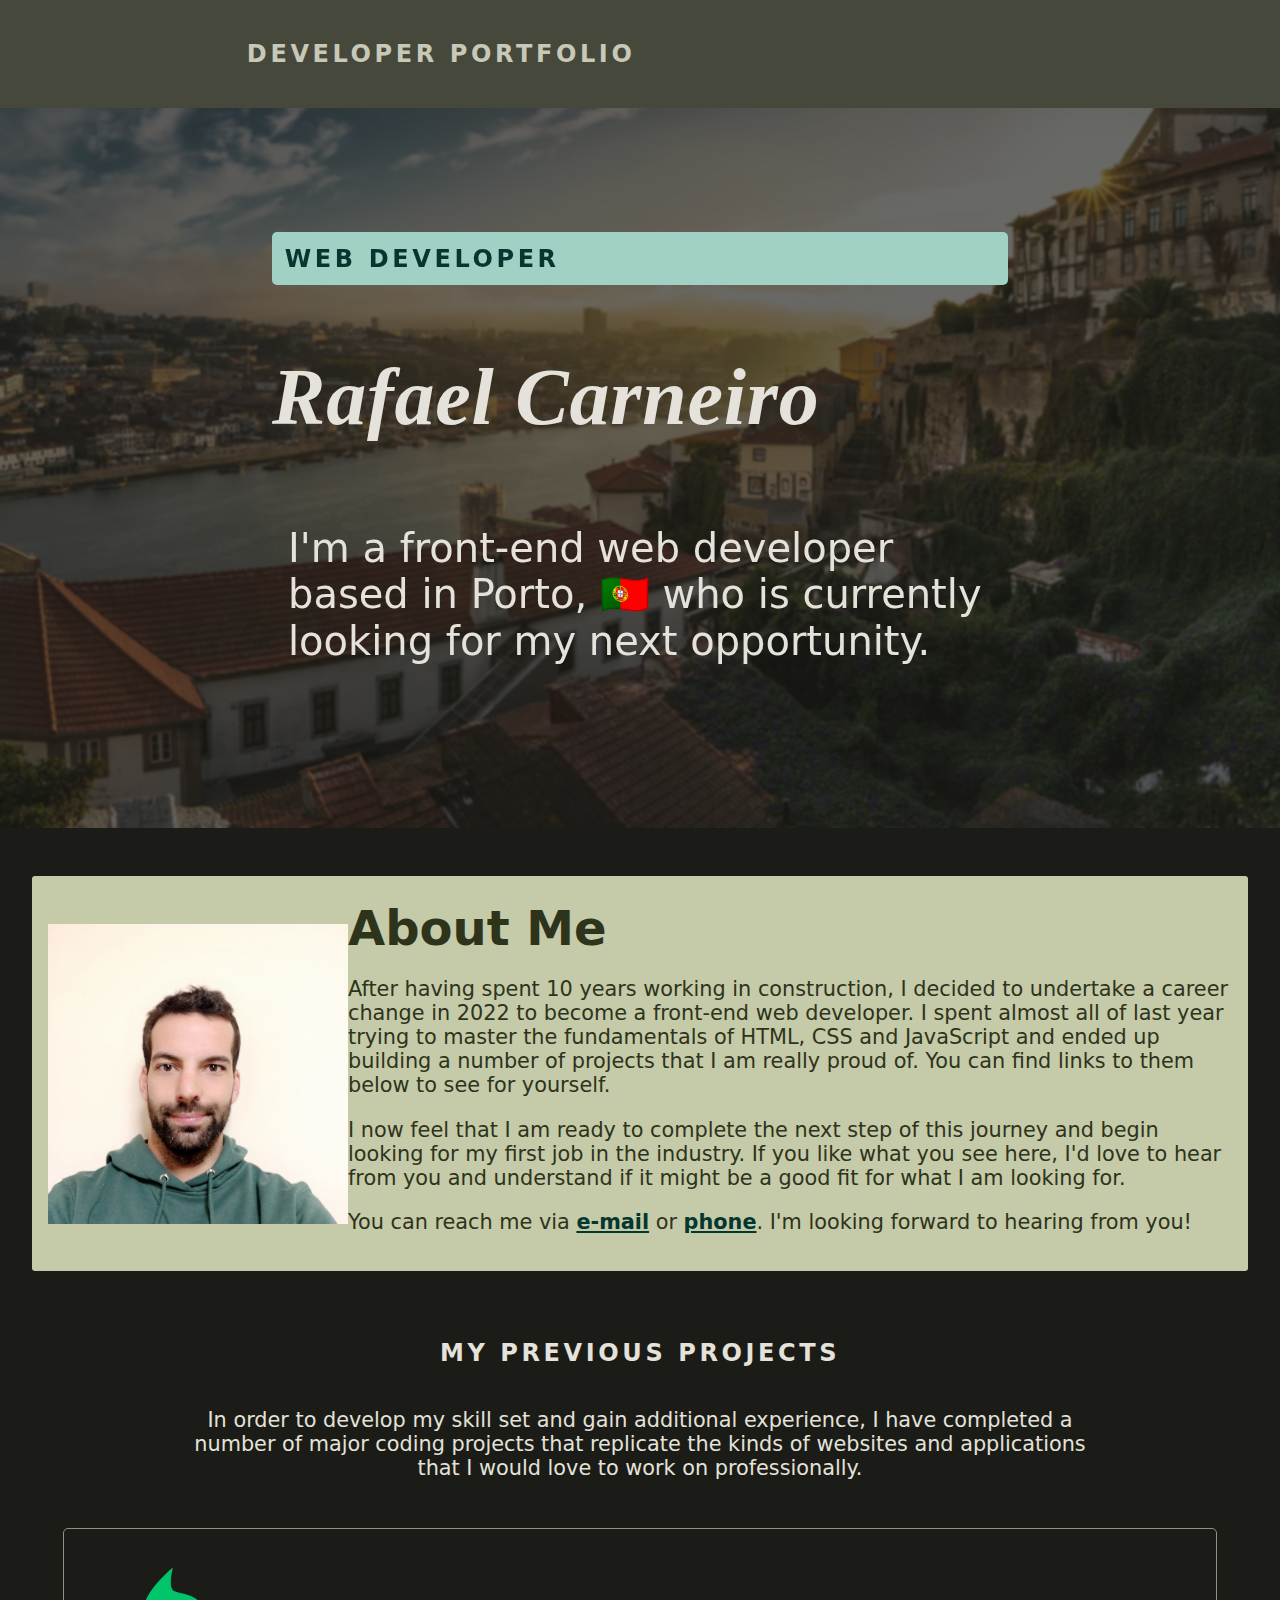
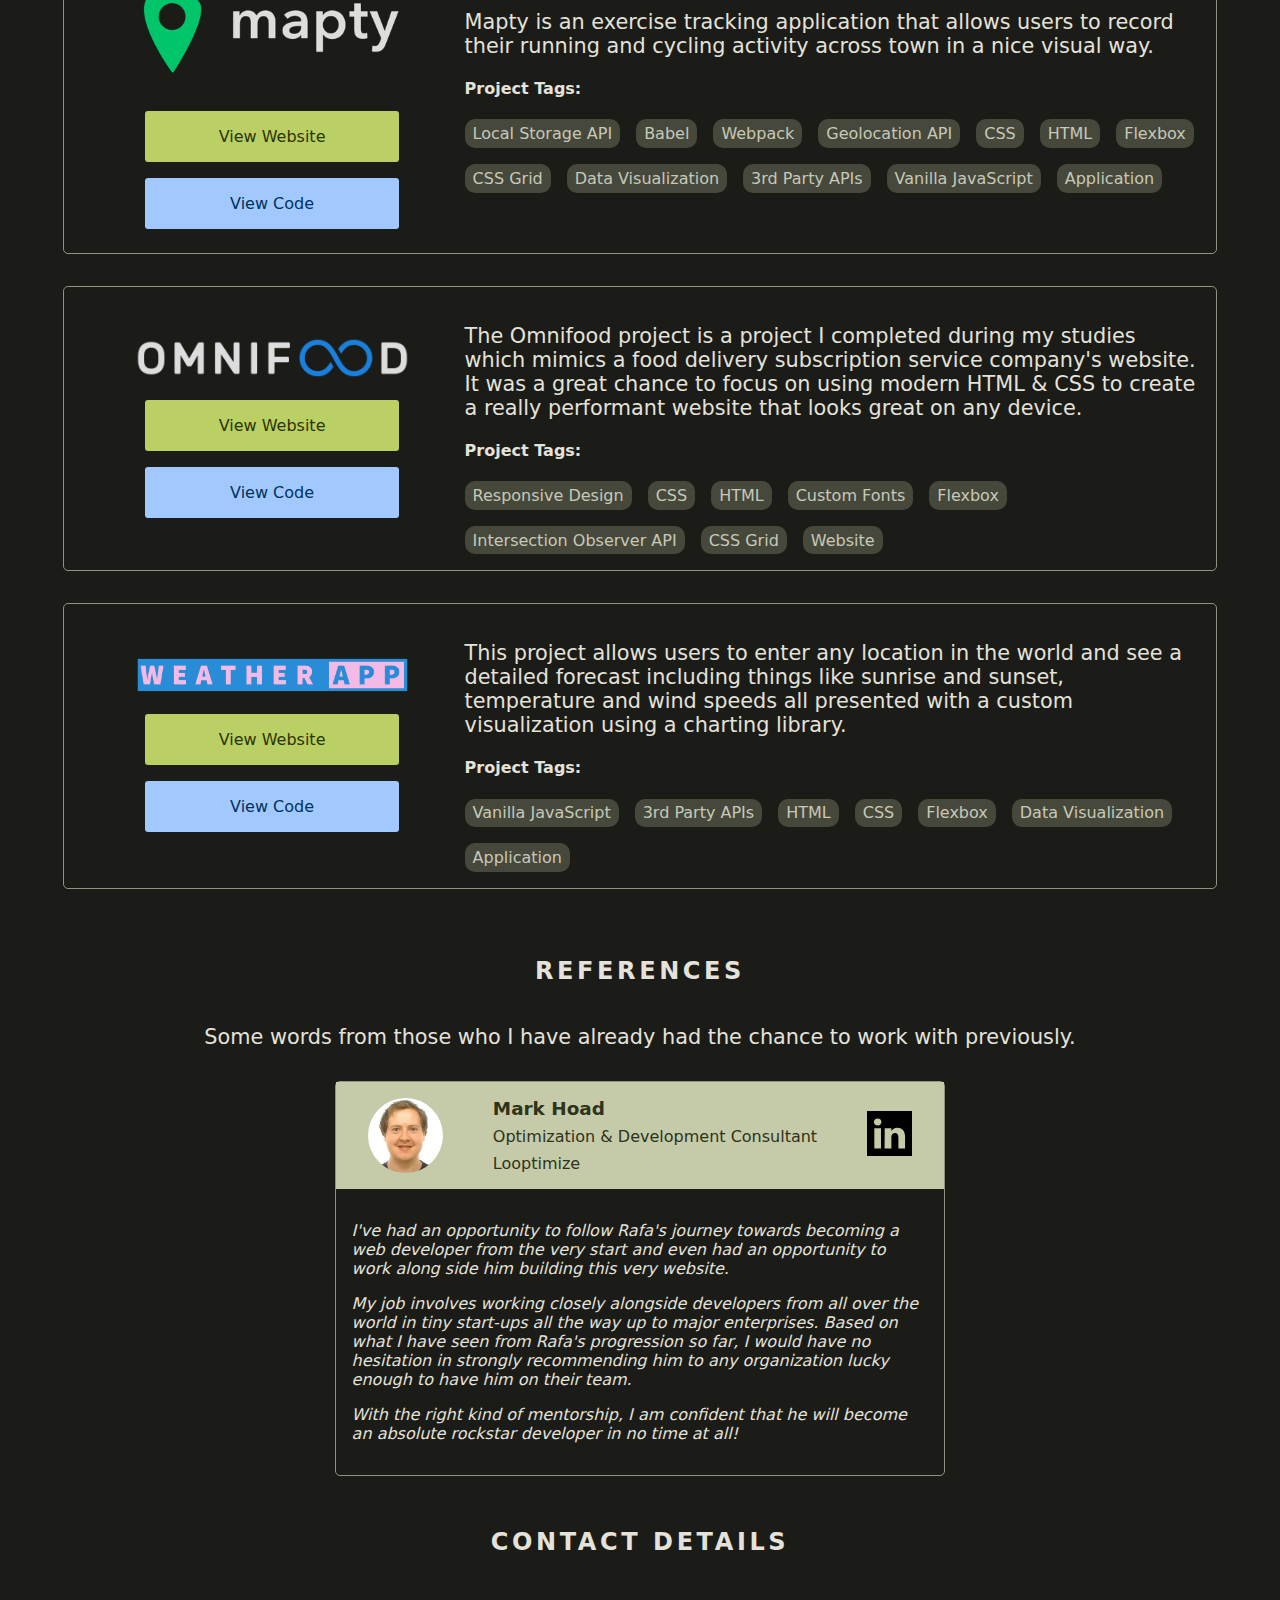
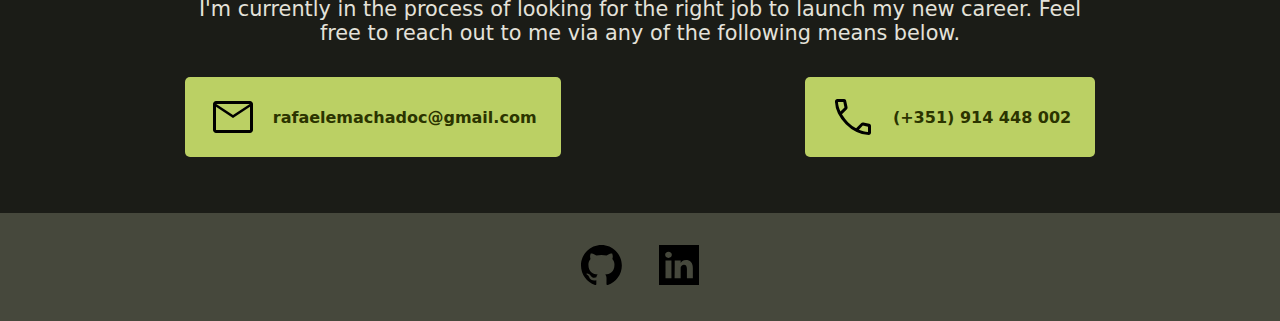
<file: index.html>
<!DOCTYPE html>
<html lang="en">
<head>
    <meta charset="UTF-8">
    <meta http-equiv="X-UA-Compatible" content="IE=edge">
    <meta name="viewport" content="width=device-width, initial-scale=1.0">
    <link href="assets/css/index.css" rel="stylesheet" />
    <title>Rafael Carneiro: Front End Web Developer Portfolio - Porto, Portugal</title>

    <!-- This tag means that search engines won't ever try to show this page in their results. -->
    <meta name="robots" content="noindex">
</head>
<body class="surface-1 body-typography pancake-stack" data-theme="dark">
  <header>
    <section class="top-bar surface-5">
      <p class="display-small-typography">Developer Portfolio</p>
      <theme-toggle></theme-toggle>
    </section>
  </header>
  <main>
    <section class="hero-section">
      <div class="hero-overlay content-center">
        <div class="hero-content">
          <h1 class="display-small-typography surface-4">
            Web Developer
          </h1>
          <h2 class="display-large">
            <em>Rafael Carneiro</em>
          </h2>
          <p>
            I'm a front-end web developer based in Porto, 🇵🇹 who is currently looking for my next opportunity.
          </p>
        </div>
      </div>
    </section>
    <section class="container about-section surface-3">
      <img src="assets/images/rafa-carneiro.jpeg" alt="Rafael Carneiro" height="300" width="300">
      <div class="about-section-text">
        <h4>About Me</h4>
        <p class="prose">
          After having spent 10 years working in construction, I decided to undertake a career change in 2022 to become a front-end web developer. 
          I spent almost all of last year trying to master the fundamentals of HTML, CSS and JavaScript and ended up building a number of projects 
          that I am really proud of. You can find links to them below to see for yourself.
        </p>
        <p class="prose">
          I now feel that I am ready to complete the next step of this journey and begin looking for my first job in the industry. If you like what 
          you see here, I'd love to hear from you and understand if it might be a good fit for what I am looking for.
        </p>
        <p class="prose">
          You can reach me via <a href="mailto:rafaelemachadoc+portfolio@gmail.com" target="_blank" title="rafaelemachadoc@gmail.com">e-mail</a> or <a href="tel:+351914448002" title="+351 914 448 002">phone</a>. 
          I'm looking forward to hearing from you!
        </p>
      </div>
    </section>
    <section class="container projects-section">
      <h2 class="display-small-typography">
        My Previous Projects
      </h2>
      <p class="light-typography prose margin-bottom">
        In order to develop my skill set and gain additional experience, I have completed a number of major coding projects that replicate the kinds of websites and applications that I would love to work on professionally.
      </p>

      <article class="project-card outline">
        <div class="project-links">
          <img src="./assets/images/mapty-logo.png" data-invert="on-light" height="150" width="366">
          <a href="https://rafaelc199.github.io/mapty/" class="surface-2 button" target="_blank">View Website</a>
          <a href="https://github.com/rafaelc199/mapty" class="surface-6 button" target="_blank">View Code</a>
        </div>
        <div class="project-description">
          <p class="prose">
            Mapty is an exercise tracking application that allows users to record their running and cycling activity across town in a 
            nice visual way.  
          </p>
          <h4>Project Tags:</h4>
          <div class="project-tags">
            <div class="tag">
              Local Storage API
            </div>
            <div class="tag">
              Babel
            </div>
            <div class="tag">
              Webpack
            </div>
            <div class="tag">
              Geolocation API
            </div>
            <div class="tag">
              CSS
            </div>
            <div class="tag">
              HTML
            </div>
            <div class="tag">
              Flexbox
            </div>
            <div class="tag">
              CSS Grid
            </div>
            <div class="tag">
              Data Visualization
            </div>
            <div class="tag">
              3rd Party APIs
            </div>
            <div class="tag">
              Vanilla JavaScript
            </div>
            <div class="tag">
              Application
            </div>
          </div>
        </div>
      </article>
      <article class="project-card outline">
        <div class="project-links">
          <img src="./assets/images/omnifood-logo.png" data-invert="on-dark" height="52" width="385">
          <a href="https://rafaelc199.github.io/Rafael-food-poject/" class="surface-2 button" target="_blank">View Website</a>
          <a href="https://github.com/rafaelc199/Rafael-food-poject" class="surface-6 button" target="_blank">View Code</a>
        </div>
        <div class="project-description">
          <p class="prose">
            The Omnifood project is a project I completed during my studies which mimics a food delivery subscription service company's website. It was a great chance to focus on using modern HTML &amp; CSS to create a really 
            performant website that looks great on any device. 
          </p>
          <h4>Project Tags:</h4>
          <div class="project-tags">
            <div class="tag">
              Responsive Design
            </div>
            <div class="tag">
              CSS
            </div>
            <div class="tag">
              HTML
            </div>
            <div class="tag">
              Custom Fonts
            </div>
            <div class="tag">
              Flexbox
            </div>
            <div class="tag">
              Intersection Observer API
            </div>
            <div class="tag">
              CSS Grid
            </div>
            <div class="tag">
              Website
            </div>
          </div>
        </div>
      </article>
      <article class="project-card outline">
        <div class="project-links">
          <img src="./assets/images/weather-app.jpeg" width="385" data-invert="on-light">
          <a href="https://rafaelc199.github.io/weatherapp/" class="surface-2 button" target="_blank">View Website</a>
          <a href="https://github.com/rafaelc199/weatherapp" class="surface-6 button" target="_blank">View Code</a>
        </div>
        <div class="project-description">
          <p class="prose">
            This project allows users to enter any location in the world and see a detailed forecast including things like 
            sunrise and sunset, temperature and wind speeds all presented with a custom visualization using a charting library.
          </p>
          <h4>Project Tags:</h4>
          <div class="project-tags">
            <div class="tag">
              Vanilla JavaScript
            </div>
            <div class="tag">
              3rd Party APIs
            </div>
            <div class="tag">
              HTML
            </div>
            <div class="tag">
              CSS
            </div>
            <div class="tag">
              Flexbox
            </div>
            <div class="tag">
              Data Visualization
            </div>
            <div class="tag">
              Application
            </div>
          </div>
        </div>
      </article>
    </section>
    <section class="container references-section">
      <h2 class="display-small-typography">
        References
      </h2>
      <p class="light-typography prose margin-bottom">
        Some words from those who I have already had the chance to work with previously.
      </p>
      <div class="testimonial-card outline">
        <div class="testimonial-header surface-3">
          <img src="./assets/images/mark-photo.jpeg" alt="Mark" height="75" width="75" class="testimonial-photo">
          <div class="testimonial-person">
            <div class="testimonial-name">Mark Hoad</div>
            <div class="testimonial-job">Optimization &amp; Development Consultant</div>
            <div class="testimonial-company">Looptimize</div>
          </div>
          <a href="https://www.linkedin.com/in/mhoad/" target="_blank">
            <img src="./assets/images/linkedin-logo.svg" alt="LinkedIn Logo" height="45" width="45">
          </a>
        </div>
        <div class="testimonial-body light-typography">
          <p>
            I've had an opportunity to follow Rafa's journey towards becoming a web developer from the very start and even had an opportunity to 
            work along side him building this very website.
          </p>
          <p>
            My job involves working closely alongside developers from all over the world in tiny start-ups all the way up to major enterprises. Based 
            on what I have seen from Rafa's progression so far, I would have no hesitation in strongly recommending him to any organization lucky enough 
            to have him on their team.
          </p>
          <p>
            With the right kind of mentorship, I am confident that he will become an absolute rockstar developer in no time at all!
          </p>
        </div>
      </div>
    </section>

    <section class="container contact-section">
      <h2 class="display-small-typography">
        Contact Details
      </h2>
      <p class="light-typography prose margin-bottom">
        I'm currently in the process of looking for the right job to launch my new career. Feel free to reach out to me via any of the following means below.
      </p>
      <div class="contact-methods">
        <a href="mailto:rafaelemachadoc+portfolio@gmail.com" target="_blank" class="contact-button">
          <div class="contact-card surface-2">
            <img src="./assets/images/email-icon.svg" alt="Email Icon" title="Email Me">
            rafaelemachadoc@gmail.com
          </div>
        </a>
        <a href="tel:+351914448002" class="contact-button">
          <div class="contact-card surface-2">
            <img src="./assets/images/phone-icon.svg" alt="Email Icon" title="Call Me">
            (+351) 914 448 002
          </div>
        </a>
      </div>
    </section>
  </main>
  <footer class="surface-5 content-center">
    <section class="footer-links">
      <a href="https://github.com/rafaelc199" target="_blank">
        <img src="./assets/images/github-mark.svg" alt="GitHub Logo" title="Visit My GitHub" class="social-links">
      </a>
      <a href="https://www.linkedin.com/in/rafael-carneiro-33394322a" target="_blank">
        <img src="./assets/images/linkedin-logo.svg" alt="LinkedIn Logo" title="Visit My LinkedIn" class="social-links">
      </a>
    </section>
  </footer>
  <script type="module" src="assets/js/index.js"></script>
</body>
</html>
</file>
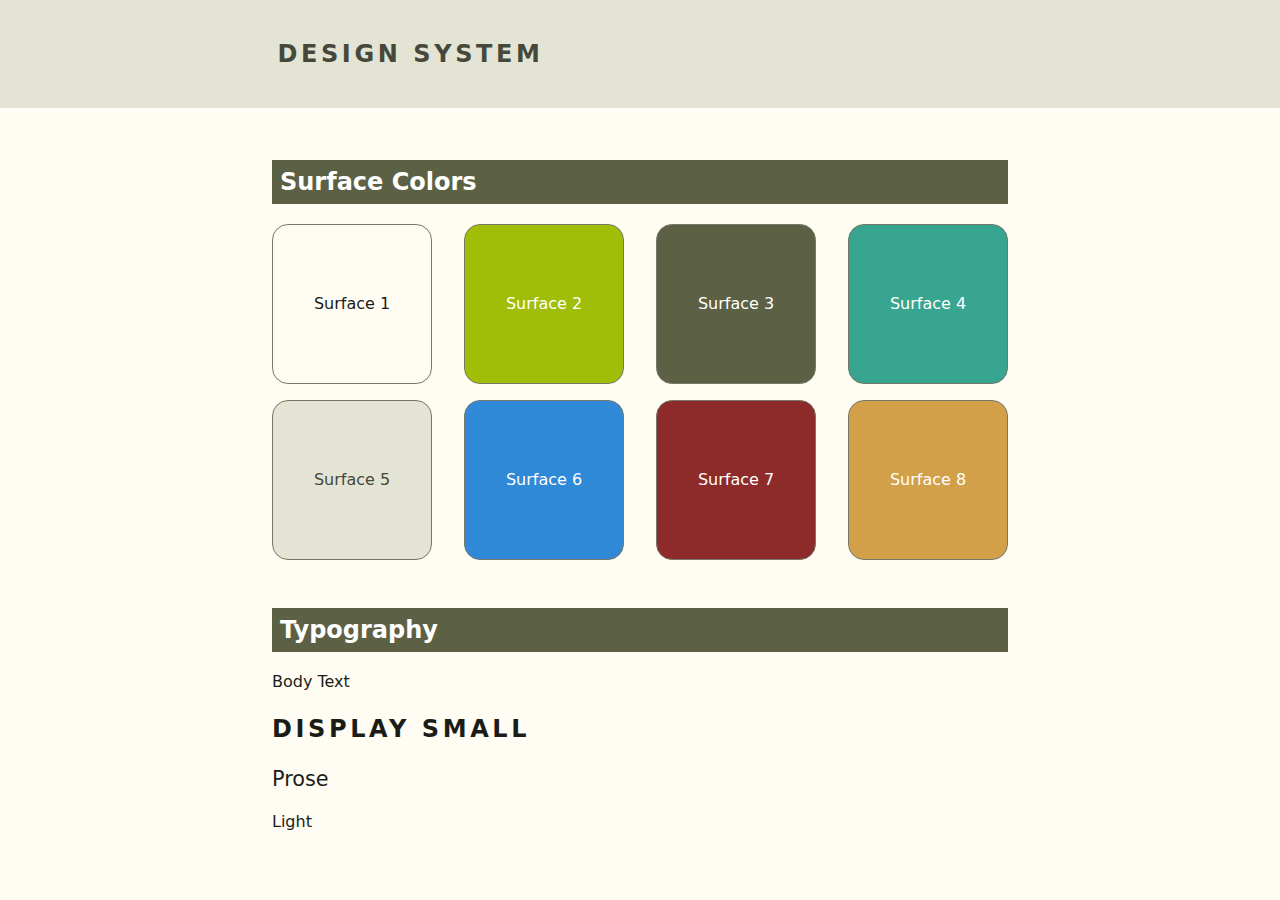
<file: design-system.html>
<!DOCTYPE html>
<html lang="en">
<head>
    <meta charset="UTF-8">
    <meta http-equiv="X-UA-Compatible" content="IE=edge">
    <meta name="viewport" content="width=device-width, initial-scale=1.0">
    <link href="assets/css/index.css" rel="stylesheet" />
    <title>Design System</title>

    <!-- This tag means that search engines won't ever try to show this page in their results. -->
    <meta name="robots" content="noindex">
</head>
<body class="surface-1 body-typography">
  <style>
    #colors {
      display: flex;
      flex-direction: row;
      gap: 1rem;
      margin: auto;
      flex-wrap: wrap;
    }

    .color-swatch {
      display: flex;
      justify-content: center;
      align-items: center;
      border-radius: 1rem;
      width: 100%;
      height: 10rem;
    }

    main {
      max-width: 50rem;
      margin: auto;
      padding: 2rem;
    }

    main h2 {
      padding: 0.5rem;
    }

    .design-system-section {
      margin-bottom: 3rem !important;
    }

    /* Style overrides for larger devices */
    @media (min-width: 400px) {
      #colors {
        justify-content: space-between;
      }

      .color-swatch {
        width: 10rem;
        
      }
    }
  </style>

  <header class="top-bar surface-5">
    <p class="display-small-typography">Design System</p>
    <theme-toggle></theme-toggle>
  </header>

  <main>
    <h2 class="surface-3">Surface Colors</h2>
    <section id="colors" class="design-system-section">
      <div class="surface-1 color-swatch outline">Surface 1</div>
      <div class="surface-2 color-swatch outline">Surface 2</div>
      <div class="surface-3 color-swatch outline">Surface 3</div>
      <div class="surface-4 color-swatch outline">Surface 4</div>
      <div class="surface-5 color-swatch outline">Surface 5</div>
      <div class="surface-6 color-swatch outline">Surface 6</div>
      <div class="surface-7 color-swatch outline">Surface 7</div>
      <div class="surface-8 color-swatch outline">Surface 8</div>
    </section>

    <h2 class="surface-3">Typography</h2>
    <p class="body-typography">Body Text</p>
    <p class="display-small-typography">Display Small</p>
    <p class="prose">Prose</p>
    <p class="light-typography">Light</p>
  </main>
  

  <script type="module" src="assets/js/index.js"></script>
</body>
</html>
</file>
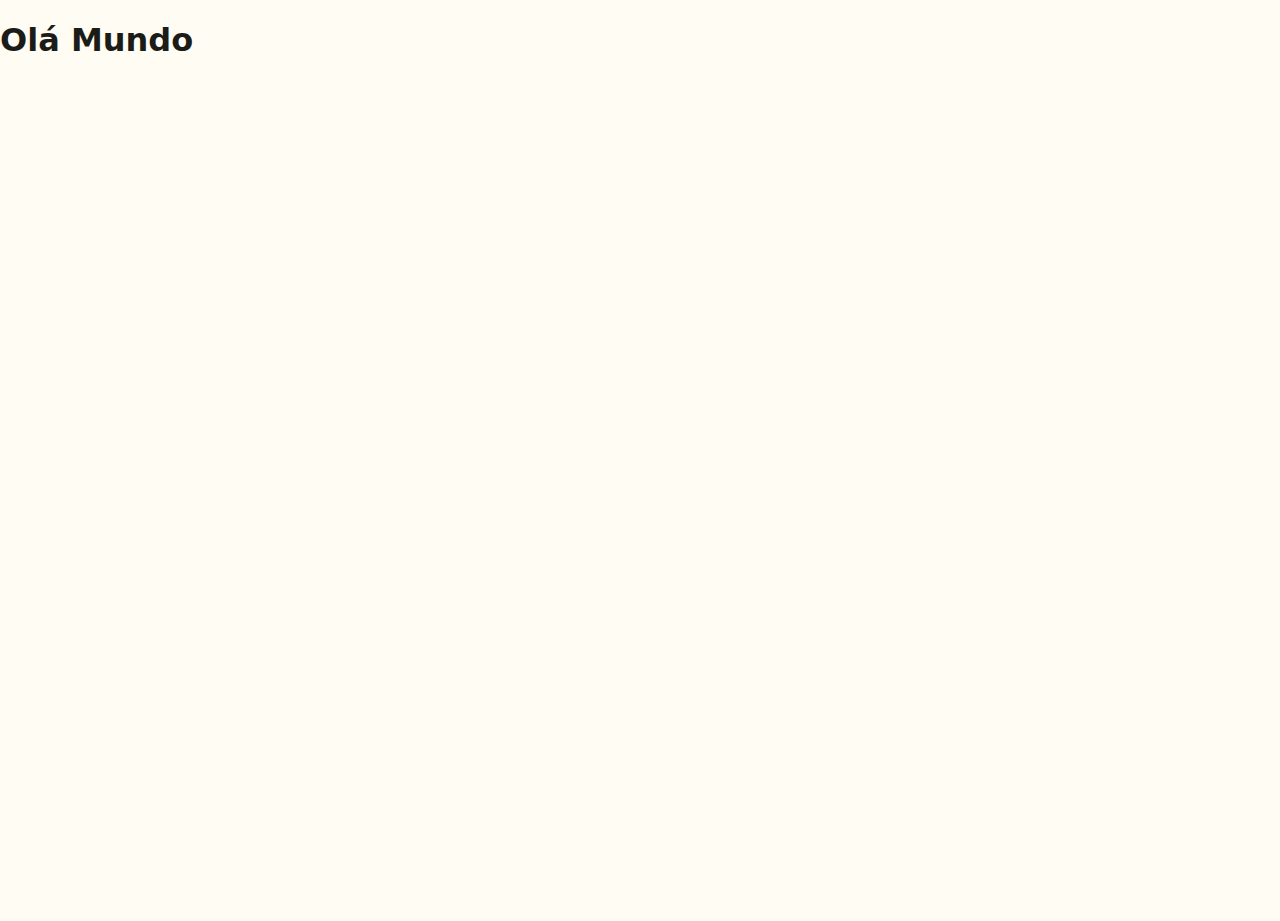
<file: pt.html>
<!DOCTYPE html>
<html lang="pt-PT">
<head>
    <meta charset="UTF-8">
    <meta http-equiv="X-UA-Compatible" content="IE=edge">
    <meta name="viewport" content="width=device-width, initial-scale=1.0">
    <link href="assets/css/index.css" rel="stylesheet" />
    <title>Document</title>

    <!-- This tag means that search engines won't ever try to show this page in their results. -->
    <meta name="robots" content="noindex">
</head>
<body class="surface-1 body-typography">
  <h1>Olá Mundo</h1>

  <script type="module" src="assets/js/index.js"></script>
</body>
</html>
</file>
<file: assets/css/index.css>
/* 
  Using CSS layers to give better control over how our styles are applied.
  We just specify the order up front that we want to follow and we no 
  longer need to worry about making sure that everything loads in the right order.

  Docs: https://developer.mozilla.org/en-US/docs/Web/CSS/@layer
*/
@layer configuration, theme, layout, utilities, components;

/* 
  Configuration Section.

  This is where we figure out all the different styles we want to make configurable.
  We do this by creating some CSS custom properties.

  Docs: https://developer.mozilla.org/en-US/docs/Web/CSS/Using_CSS_custom_properties
*/
@layer configuration {
  :root {
    /* 
      Colors

      We will set these later on in the theme section. 
      For now we will just leave them as `unset`.
    */
    --surface-1-background: unset;
    --surface-1-text: unset;

    --surface-2-background: unset;
    --surface-2-text: unset;

    --surface-3-background: unset;
    --surface-3-text: unset;

    --surface-4-background: unset;
    --surface-4-text: unset;

    --surface-5-background: unset;
    --surface-5-text: unset;

    --surface-6-background: unset;
    --surface-6-text: unset;

    --surface-7-background: unset;
    --surface-7-text: unset;

    --surface-8-background: unset;
    --surface-8-text: unset;

    --outline-color: unset;

    /* 
      Typography

      Using the values taken from https://open-props.style/ to make sure we get nice looking
      fonts without having to worry about loading custom web fonts.
    */
    --font-sans: system-ui,-apple-system,Segoe UI,Roboto,Ubuntu,Cantarell,Noto Sans,sans-serif;
    --font-serif: ui-serif,serif;
    --font-mono: Dank Mono,Operator Mono,Inconsolata,Fira Mono,ui-monospace,SF Mono,Monaco,Droid Sans Mono,Source Code Pro,monospace;
  }
}

/* 
  Theme Section.

  We want to create a simple light and dark mode version of the page depending on 
  the preferences of the user.
*/
@layer theme {
  /* First we define some basic color schemes */

  /* Light Theme Color Values */
  :root {
    --surface-1-background-light-theme: rgb(255, 252, 244);
    --surface-1-text-light-theme: rgb(27, 28, 23);

    --surface-2-background-light-theme: rgb(160, 189, 7);
    --surface-2-text-light-theme: rgb(255, 255, 255);

    --surface-3-background-light-theme: rgb(92, 97, 70);
    --surface-3-text-light-theme: rgb(255, 255, 255);

    --surface-4-background-light-theme: rgb(55, 165, 143);
    --surface-4-text-light-theme: rgb(255, 255, 255);

    --surface-5-background-light-theme: rgb(227, 228, 211);
    --surface-5-text-light-theme: rgb(70, 72, 60);

    --surface-6-background-light-theme: rgb(47, 137, 215);
    --surface-6-text-light-theme: rgb(255, 255, 255);

    --surface-7-background-light-theme: rgb(141, 42, 42);
    --surface-7-text-light-theme: rgb(255, 255, 255);

    --surface-8-background-light-theme: rgb(210, 160, 72);
    --surface-8-text-light-theme: rgb(255, 255, 255);

    --outline-color-light-theme: rgb(119, 120, 106);
  }

  /* Dark Theme Color Values */
  :root {
    --surface-1-background-dark-theme: rgb(27, 28, 23);
    --surface-1-text-dark-theme: rgb(228, 226, 218);

    --surface-2-background-dark-theme: rgb(187, 208, 100);
    --surface-2-text-dark-theme: rgb(43, 52, 0);

    --surface-3-background-dark-theme: rgb(197, 202, 168);
    --surface-3-text-dark-theme: rgb(46, 51, 27);

    --surface-4-background-dark-theme: rgb(161, 208, 196);
    --surface-4-text-dark-theme: rgb(4, 55, 47);

    --surface-5-background-dark-theme: rgb(70, 72, 60);
    --surface-5-text-dark-theme: rgb(199, 200, 183);

    --surface-6-background-dark-theme: rgb(161, 201, 255);
    --surface-6-text-dark-theme: rgb(0, 50, 91);

    --surface-7-background-dark-theme: rgb(255, 180, 171);
    --surface-7-text-dark-theme: rgb(105, 0, 5);

    --surface-8-background-dark-theme: rgb(255, 181, 91);
    --surface-8-text-dark-theme: rgb(70, 42, 0);

    --outline-color-dark-theme: rgb(145, 146, 131);
  }
  
  /* 
    Set the default theme.

    Now that we have the colors defined for the different themes we can start to use them.
    First we set the default values we want to use if the user has no preference.
    We are going to use the dark theme by default here. We will do that by using some of 
    the CSS custom properties we set up earlier in the configuration section and make 
    them point to the dark theme values we just defined above.
  */
  :root {
    --surface-1-background: var(--surface-1-background-dark-theme);
    --surface-1-text: var(--surface-1-text-dark-theme);

    --surface-2-background: var(--surface-2-background-dark-theme);
    --surface-2-text: var(--surface-2-text-dark-theme);

    --surface-3-background: var(--surface-3-background-dark-theme);
    --surface-3-text: var(--surface-3-text-dark-theme);

    --surface-4-background: var(--surface-4-background-dark-theme);
    --surface-4-text: var(--surface-4-text-dark-theme);

    --surface-5-background: var(--surface-5-background-dark-theme);
    --surface-5-text: var(--surface-5-text-dark-theme);

    --surface-6-background: var(--surface-6-background-dark-theme);
    --surface-6-text: var(--surface-6-text-dark-theme);

    --surface-7-background: var(--surface-7-background-dark-theme);
    --surface-7-text: var(--surface-7-text-dark-theme);

    --surface-8-background: var(--surface-8-background-dark-theme);
    --surface-8-text: var(--surface-8-text-dark-theme);

    --outline-color: var(--outline-color-dark-theme);
  }

  /* 
    Set the alternative theme for users who prefer light mode

    If users have indicated that they prefer light mode in their browser we can easily
    swap out the colors we are using to accomodate that. We do that by wrapping the code
    in a media query that ensures this code will ONLY apply if they have this setting enabled.

    Docs: https://developer.mozilla.org/en-US/docs/Web/CSS/@media/prefers-color-scheme
  */
  @media (prefers-color-scheme: light) {
    :root {
      --surface-1-background: var(--surface-1-background-light-theme);
      --surface-1-text: var(--surface-1-text-light-theme);

      --surface-2-background: var(--surface-2-background-light-theme);
      --surface-2-text: var(--surface-2-text-light-theme);

      --surface-3-background: var(--surface-3-background-light-theme);
      --surface-3-text: var(--surface-3-text-light-theme);

      --surface-4-background: var(--surface-4-background-light-theme);
      --surface-4-text: var(--surface-4-text-light-theme);

      --surface-5-background: var(--surface-5-background-light-theme);
      --surface-5-text: var(--surface-5-text-light-theme);

      --surface-6-background: var(--surface-6-background-light-theme);
      --surface-6-text: var(--surface-6-text-light-theme);

      --surface-7-background: var(--surface-7-background-light-theme);
      --surface-7-text: var(--surface-7-text-light-theme);

      --surface-8-background: var(--surface-8-background-light-theme);
      --surface-8-text: var(--surface-8-text-light-theme);

      --outline-color: var(--outline-color-light-theme);
    }
  }

  /* 
    Users can manually also chose to view the website in light and dark theme modes by clicking
    a button. When that happens we set a custom data attribute on the body tag. This is where we 
    check for that and apply the correct themes if it exists.
  */

  body[data-theme="dark"] {
    --surface-1-background: var(--surface-1-background-dark-theme);
    --surface-1-text: var(--surface-1-text-dark-theme);

    --surface-2-background: var(--surface-2-background-dark-theme);
    --surface-2-text: var(--surface-2-text-dark-theme);

    --surface-3-background: var(--surface-3-background-dark-theme);
    --surface-3-text: var(--surface-3-text-dark-theme);

    --surface-4-background: var(--surface-4-background-dark-theme);
    --surface-4-text: var(--surface-4-text-dark-theme);

    --surface-5-background: var(--surface-5-background-dark-theme);
    --surface-5-text: var(--surface-5-text-dark-theme);

    --surface-6-background: var(--surface-6-background-dark-theme);
    --surface-6-text: var(--surface-6-text-dark-theme);

    --surface-7-background: var(--surface-7-background-dark-theme);
    --surface-7-text: var(--surface-7-text-dark-theme);

    --surface-8-background: var(--surface-8-background-dark-theme);
    --surface-8-text: var(--surface-8-text-dark-theme);

    --outline-color: var(--outline-color-dark-theme);
  }

  body[data-theme="light"]{
    --surface-1-background: var(--surface-1-background-light-theme);
    --surface-1-text: var(--surface-1-text-light-theme);

    --surface-2-background: var(--surface-2-background-light-theme);
    --surface-2-text: var(--surface-2-text-light-theme);

    --surface-3-background: var(--surface-3-background-light-theme);
    --surface-3-text: var(--surface-3-text-light-theme);

    --surface-4-background: var(--surface-4-background-light-theme);
    --surface-4-text: var(--surface-4-text-light-theme);

    --surface-5-background: var(--surface-5-background-light-theme);
    --surface-5-text: var(--surface-5-text-light-theme);

    --surface-6-background: var(--surface-6-background-light-theme);
    --surface-6-text: var(--surface-6-text-light-theme);

    --surface-7-background: var(--surface-7-background-light-theme);
    --surface-7-text: var(--surface-7-text-light-theme);

    --surface-8-background: var(--surface-8-background-light-theme);
    --surface-8-text: var(--surface-8-text-light-theme);

    --outline-color: var(--outline-color-light-theme);
  }
}

@layer layout {
  /* Basic style normalization */
  body {
    margin: 0;
    min-height: 100vh;
    max-width: 100vw;
  }

  /* https://css-tricks.com/box-sizing/#aa-universal-box-sizing */
  *, ::before, ::after { 
    box-sizing: border-box; 
  }

  /* Based on: https://web.dev/patterns/layout/pancake-stack/ */
  .pancake-stack {
    display: grid;
    grid-template-rows: auto 1fr auto;
  }

  /* Based on https://web.dev/centering-in-css/ */
  .content-center {
    display: grid;
    place-content: center;
    gap: 1ch;
  }

  /* Create a class that helps us take up a reasonable amount of width on the screen depending how big the screen is */
  .container {
    margin-inline: auto;
    width: clamp(16rem, 95vw, 85rem);
    padding-inline: clamp(1.375rem, 1.2rem + 0.89vw, 2rem);
    position: relative;
  }

  /* When the page theme is set to light and we have an image that needs to invert its colors */
  body[data-theme="light"] img[data-invert="on-light"] {
    filter: invert(1);
  }

  /* When the page theme is set to dark and we have an image that needs to invert its colors */
  body[data-theme="dark"] img[data-invert="on-dark"] {
    filter: invert(1);
  }
}

/* 
  Utility Section

  Here we are going to create a list of CSS classes that make it easy to style the page.
*/
@layer utilities {
  .surface-1 {
    color: var(--surface-1-text);
    background-color: var(--surface-1-background);
  }

  .surface-2 {
    color: var(--surface-2-text);
    background-color: var(--surface-2-background);
  }

  .surface-3 {
    color: var(--surface-3-text);
    background-color: var(--surface-3-background);
  }

  .surface-4 {
    color: var(--surface-4-text);
    background-color: var(--surface-4-background);
  }

  .surface-5 {
    color: var(--surface-5-text);
    background-color: var(--surface-5-background);
  }

  .surface-6 {
    color: var(--surface-6-text);
    background-color: var(--surface-6-background);
  }

  .surface-7 {
    color: var(--surface-7-text);
    background-color: var(--surface-7-background);
  }

  .surface-8 {
    color: var(--surface-8-text);
    background-color: var(--surface-8-background);
  }

  .outline {
    border: 1px solid var(--outline-color);
  }

  .body-typography {
    font-family: var(--font-sans);
    font-size: 1rem;
  }

  .prose {
    max-width: 70ch;
    font-size: 1.3rem;
  }

  .display-small-typography {
    font-size: 1.5rem;
    text-transform: uppercase;
    letter-spacing: 0.15em;
    font-weight: 600;
  }

  .light-typography {
    font-weight: 200;
  }

  .margin-bottom {
    margin-bottom: 2rem;
  }


}

@layer components {
  /* Header */
  .top-bar {
    display: flex;
    padding: 1rem 3rem;
    align-items: center;
    justify-content: space-around;
  }

  theme-toggle {
    --theme-toggle-icon-color: var(--surface-1-background);
  }

  /* Hero Section */

  .hero-section {
    background-image: url("../images/porto-river-sunset.jpg");
    background-image: -webkit-image-set(
      url("../images/porto-river-sunset.avif") type("image/avif"),
      url("../images/porto-river-sunset.webp") type("image/webp"),
      url("../images/porto-river-sunset.jpg") type("image/jpeg")
    );
    background-image: image-set(
      url("../images/porto-river-sunset.avif") type("image/avif"),
      url("../images/porto-river-sunset.webp") type("image/webp"),
      url("../images/porto-river-sunset.jpg") type("image/jpeg")
    );
    background-position: center center;
    background-repeat: no-repeat;
    background-size: cover;
    min-height: 80vh;
  }

  .hero-overlay {
    background-color: rgba(27, 28, 23, 0.65);
    -webkit-backdrop-filter: blur(1px);
    backdrop-filter: blur(1px);
    min-height: 80vh;
  }

  [data-theme="light"] .hero-overlay {
    background-color: rgba(255, 252, 244, 0.65);
    -webkit-backdrop-filter: blur(3px);
    backdrop-filter: blur(3px);
  }

  .hero-content {
    max-width: 50rem;
    padding: 2rem;
  }

  .hero-content h1 {
    padding: 0.8rem;
    border-radius: 5px;
  }

  .hero-content h2 {
    font-size: clamp(4rem, 5rem, 5.5rem); /* https://developer.mozilla.org/en-US/docs/Web/CSS/clamp */
    font-family: var(--font-serif);
    letter-spacing: 0.01em;
  }

  .hero-content p {
    font-size: 2.5rem;
    font-weight: 200;
    padding: 1rem;
    border-radius: 3px;
  }

  /* About Section */

  .about-section {
    margin-block: 3rem;
    padding: 1rem;
    border-radius: 3px;
    display: flex;
    flex-direction: column;
    align-items: center;
  }

  .about-section-text a {
    /* Keep the links the same color as the rest of the text just make them bold */
    color: var(--surface-4-text);
    font-weight: bold;
  }

  .about-section-text {
    text-align: center;
  }

  .about-section-text h4 {
    font-size: 3rem;
    margin-block: 0.5rem;
  }

  /* Projects Section */

  .projects-section, .references-section, .contact-section {
    text-align: center;
    display: flex;
    align-items: center;
    flex-direction: column;
    margin-bottom: 2rem;
  }

  .project-card {
    display: flex;
    flex-direction: column;
    align-items: center;
    border-radius: 5px;
    margin-block: 1rem;
    padding: 1rem;
    width: 100%
  }

  .project-card img {
    scale: 0.7;
    margin-block-end: 0.5rem;
  }

  .project-links {
    display: flex;
    flex-direction: column;
    align-items: center;
  }

  .project-links a:hover{
    opacity: 0.8;
  }

  .button {
    margin-block: 0.5rem;
    padding: 1rem;
    text-decoration: none;
    width: 25ch;
    border-radius: 3px;
  }

  .project-tags {
    display: flex;
    justify-content: center;
    gap: 1rem;
    align-items: center;
    flex-wrap: wrap;
  }

  .tag {
    background-color: var(--surface-5-background);
    color: var(--surface-5-text);
    border-radius: 10px;
    padding: 0.3rem 0.5rem;
  }

  /* References Section */

  .testimonial-card {
    border-radius: 5px;
    max-width: 60ch;
  }

  .testimonial-header {
    display: flex;
    align-items: center;
    padding: 1rem;
    gap: 1rem;
    justify-content: space-around;
  }

  .testimonial-photo {
    border-radius: 100%;
  }

  .testimonial-person {
    display: flex;
    flex-direction: column;
    gap: 0.5rem;
    font-weight: 200;
    text-align: left;
  }

  .testimonial-name {
    font-weight: bold;
    font-size: 1.15rem;
  }

  .testimonial-body {
    padding: 1rem;
    text-align: left;
    font-style: italic;
  }

  /* Contact Section */

  .contact-methods {
    display: flex;
    width: 100%;
    justify-content: space-between;
    flex-direction: column;
    gap: 1rem;
  }

  .contact-card {
    display: flex;
    align-items: center;
    gap: 1rem;
    padding: 1rem 0.5rem;
    border-radius: 5px;
    justify-content: center;
  }

   a.contact-button {
    text-decoration: none;
    color: var(--surface-2-text);
    font-weight: bold;
  }


  /* Footer  */

  footer {
    margin-top: 1.5rem;
  }

  .footer-links a {
    text-decoration: none;
  }

  .footer-links {
    margin-top: 1rem;
    margin-bottom: 1rem;
  }

  img.social-links {
    padding: 1rem;
    height: 4.5rem;
  }

  .social-links:hover {
    border: 1px solid var(--outline-color);
  }

  /* Whatever changes we want to make for medium sized screens and above */
  @media (width >= 768px) {
    .about-section {
      flex-direction: row;
    }

    .about-section-text {
      margin-inline-start: 2rem;
      text-align: left;
    }

    .contact-methods {
      flex-direction: row;
      gap: unset;
      justify-content: space-around;
    }

    .contact-card {
      padding: 1rem 1.5rem;
    }
  }

  /* Whatever changes we want to make for large screens */
  @media (width >= 1240px) {
    .about-section {
      flex-direction: row;
      justify-content: space-around;
    }

    .about-section-text {
      /* We don't need the margin any more because we use the `space-around` to handle the layout now */
      margin-inline-start: unset;
    }

    .project-card {
      flex-direction: row;
      justify-content: space-between;
    }

    .project-description {
      text-align: left;
      flex-grow: 1;
    }

    .project-links {
      min-width: 385px;
    }

    .project-tags {
      justify-content: start;
    }
  }
}
</file>
